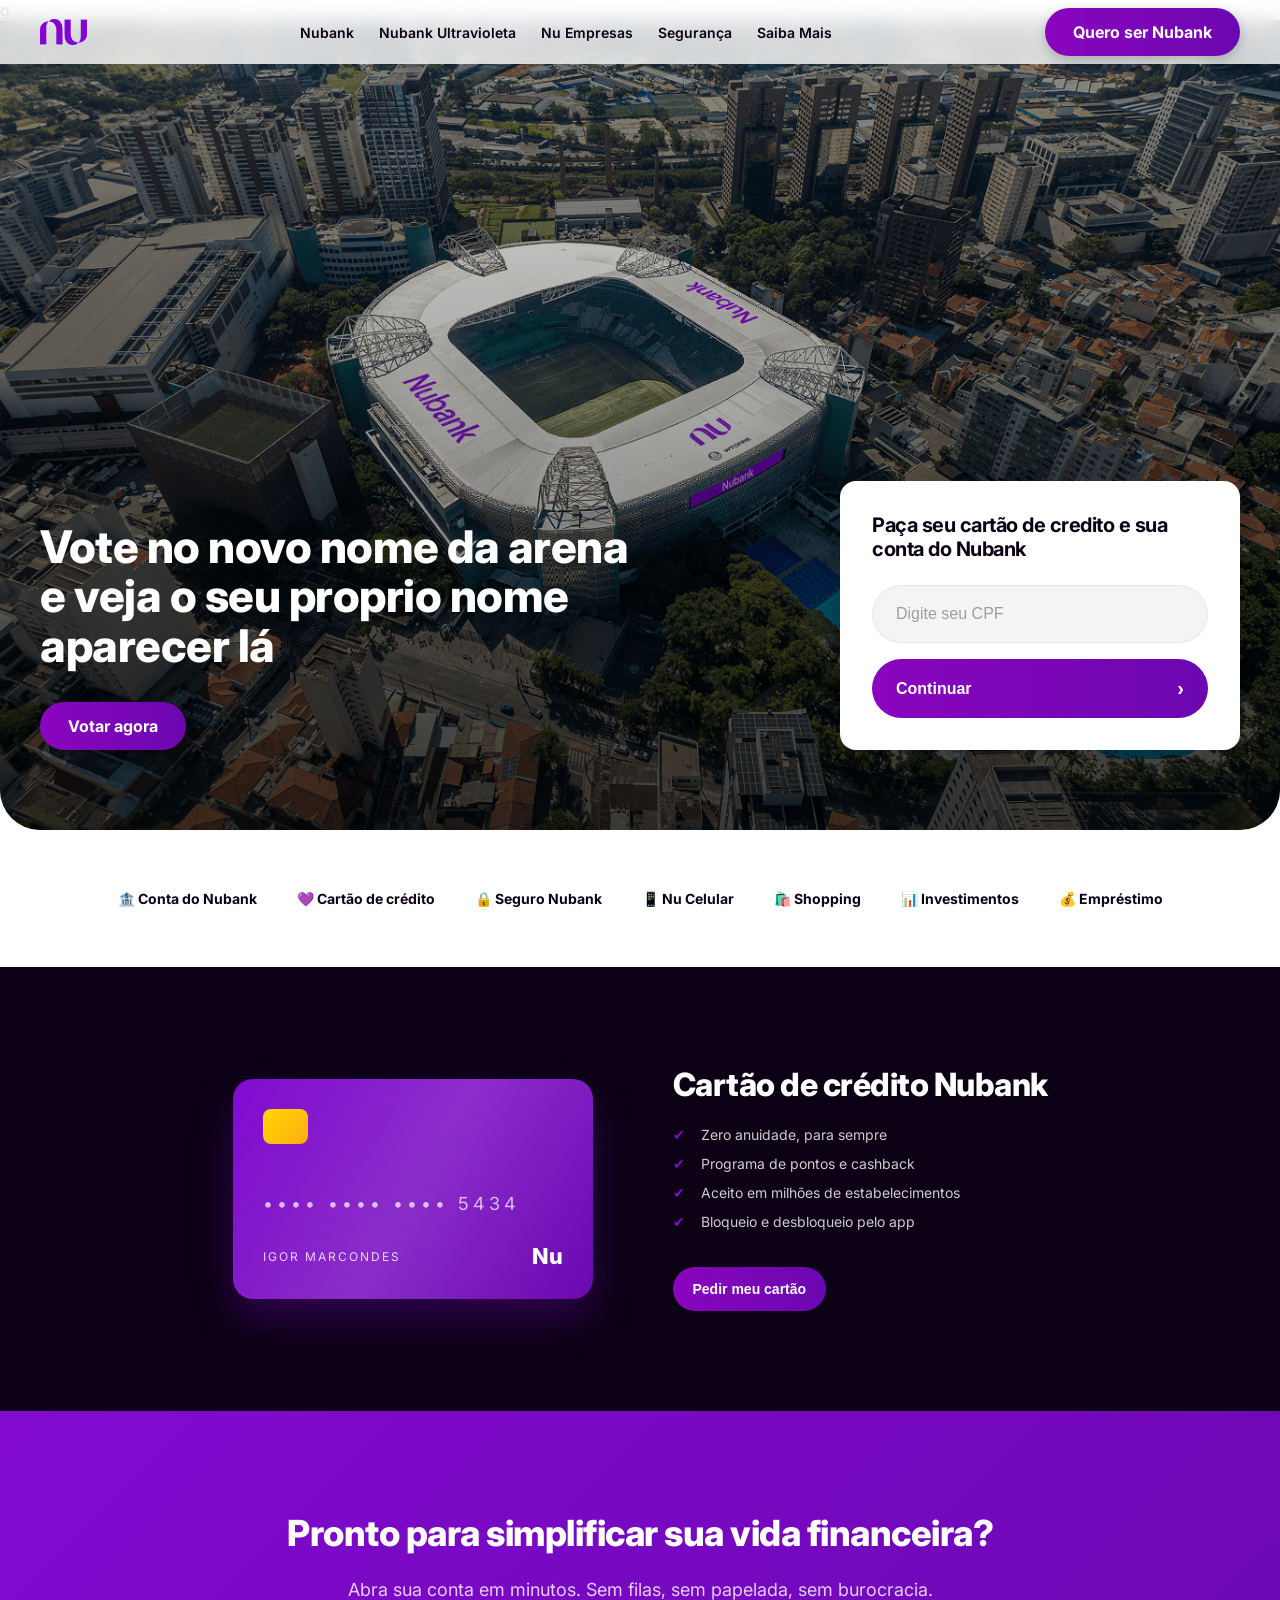
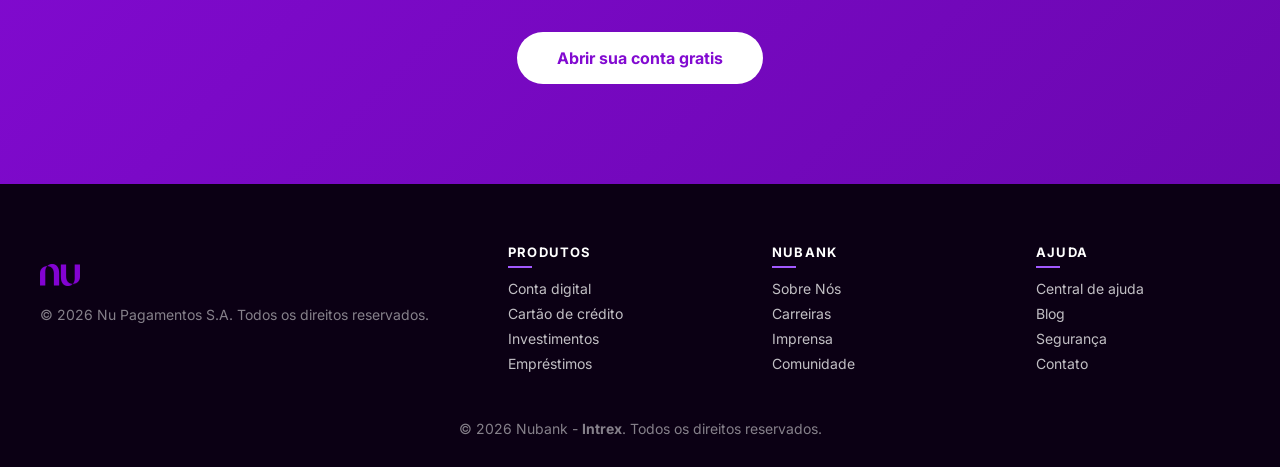
<file: projetos/projeto-nubank/index.html>
g<!DOCTYPE html>
<html lang="pt-br">

<head>
    <meta charset="UTF-8">
    <meta name="viewport" content="width=device-width, initial-scale=1.0">
    <link href="https://fonts.googleapis.com/css2?family=Inter:wght@300;400;500;600;700&display=swap" rel="stylesheet">
    <link rel="stylesheet" href="css/style.css">
    <title>Nubank</title>
</head>

<body>
    <header>
        <img src="img/logo.png" alt="logo nubank" class="logo-img">
        <nav>
            <a href="#">Nubank</a>
            <a href="#">Nubank Ultravioleta</a>
            <a href="#">Nu Empresas</a>
            <a href="#">Segurança</a>
            <a href="#">Saiba Mais</a>
        </nav>
        <a href="#" class="btn-nubank">Quero ser Nubank</a>
    </header>

    <section class="hero">
        <div class="hero-content">
            <div class="hero-text">
                <h1>Vote no novo nome da arena e veja o seu proprio nome aparecer lá</h1>
                <a href="#" class="btn-nubank">Votar agora</a>
            </div>

            <div class="hero-card">
                <h3>Paça seu cartão de credito e sua conta do Nubank</h3>
                <input type="text" placeholder="Digite seu CPF">
                <button class="btn-confirm">Continuar<span class="arrow">›</span></button>
            </div>
        </div>
    </section>

    <section class="services">
        <a href="#">🏦 Conta do Nubank</a>
        <a href="#">💜 Cartão de crédito</a>
        <a href="#">🔒 Seguro Nubank</a>
        <a href="#">📱 Nu Celular</a>
        <a href="#">🛍️ Shopping</a>
        <a href="#">📊 Investimentos</a>
        <a href="#">💰 Empréstimo</a>
    </section>

    <section class="card-section">
        <div class="credit-card">

            <div class="card-chip"></div>

            <div class="card-number">
                •••• •••• •••• 5434
            </div>

            <div class="card-footer">
                <span class="name">IGOR MARCONDES</span>
                <span class="brand">Nu</span>
            </div>

        </div>

        <div class="card-text">
            <h2>Cartão de crédito Nubank</h2>

            <ul>
                <li>Zero anuidade, para sempre</li>
                <li>Programa de pontos e cashback</li>
                <li>Aceito em milhões de estabelecimentos</li>
                <li>Bloqueio e desbloqueio pelo app</li>
            </ul>

            <button class="btn-card">Pedir meu cartão</button>
        </div>
    </section>

    <section class="cta">
        <h2>Pronto para simplificar sua vida financeira?</h2>
        <p>Abra sua conta em minutos. Sem filas, sem papelada, sem burocracia.</p>
        <a class="btn-cta" href="#">Abrir sua conta gratis</a>
    </section>

    <footer>
        <div class="footer-top">
            <div class="footer-child">
                <img src="img/logo.png" alt="logo nubank" class="footer-logo">
                <p>&copy; 2026 Nu Pagamentos S.A. Todos os direitos reservados.</p>
            </div>

            <div class="footer-links">
                <h4>Produtos</h4>
                <a href="#">Conta digital</a>
                <a href="#">Cartão de crédito</a>
                <a href="#">Investimentos</a>
                <a href="#">Empréstimos</a>
            </div>

            <div class="footer-links">
                <h4>Nubank</h4>
                <a href="#">Sobre Nós</a>
                <a href="#">Carreiras</a>
                <a href="#">Imprensa</a>
                <a href="#">Comunidade</a>
            </div>

            <div class="footer-links">
                <h4>Ajuda</h4>
                <a href="#">Central de ajuda</a>
                <a href="#">Blog</a>
                <a href="#">Segurança</a>
                <a href="#">Contato</a>
            </div>
        </div>

        <p class="footer-bottom">&copy; 2026 Nubank - <strong>Intrex</strong>. Todos os direitos reservados.</p>
    </footer>
</body>

</html>
</file>
<file: projetos/projeto-nubank/css/style.css>
/* =========================
   RESET & BASE
========================= */
* {
    margin: 0;
    padding: 0;
    box-sizing: border-box;
}

:root {
    --purple: #820AD1;
    --purple-dark: #6B07B0;
    --white: #FFFFFF;
    --dark: #0B0014;
    --gray-text: #6b6b6b;
}

body {
    font-family: 'Inter', sans-serif;
    color: var(--dark);
}

h1,
h2,
h3 {
    font-weight: 600;
    letter-spacing: -0.5px;
}

p {
    font-weight: 400;
    color: #111;
}

/* =========================
   HEADER
========================= */
header {
    position: fixed;
    top: 0;
    width: 100%;
    height: 64px;
    backdrop-filter: blur(10px);
    display: flex;
    justify-content: space-between;
    align-items: center;
    padding: 0 40px;
    z-index: 99;
    background-color: rgba(255, 255, 255, 0.8);
}

.logo-img {
    height: 26px;
}

header nav {
    display: flex;
    gap: 25px;
}

header nav a {
    color: var(--dark);
    text-decoration: none;
    font-size: 14px;
    font-weight: 600;
    cursor: pointer;
}

header nav a:hover {
    color: var(--purple);
}

/* =========================
   BUTTONS
========================= */
.btn-nubank {
    background: linear-gradient(90deg, #8A05BE, #6B07B0);
    color: var(--white);
    padding: 14px 28px;
    border-radius: 999px;
    text-decoration: none;
    font-size: 16px;
    font-weight: 700;
    display: inline-block;
    box-shadow: 0 4px 12px rgba(0, 0, 0, 0.2);
    transition: all 0.3s ease;
}

.btn-nubank:hover {
    transform: translateY(-2px);
    box-shadow: 0 6px 18px rgba(0, 0, 0, 0.25);
    background: linear-gradient(90deg, #9B0FD1, #7A0BC0);
}

.btn-confirm {
    width: 100%;
    margin-top: 16px;
    padding: 18px 24px;
    border: none;
    border-radius: 999px;
    font-size: 16px;
    font-weight: 700;
    color: var(--white);
    cursor: pointer;
    background: linear-gradient(90deg, #8A05BE, #6B07B0);
    display: flex;
    align-items: center;
    justify-content: space-between;
    transition: all 0.3s ease;
}

.btn-confirm:hover {
    transform: translateY(-2px);
    background: linear-gradient(90deg, #9B0FD1, #7A0BC0);
}

.btn-card {
    margin-top: 25px;
    background: linear-gradient(90deg, #8A05BE, #6B07B0);
    border: none;
    border-radius: 999px;
    padding: 14px 20px;
    color: white;
    font-weight: 700;
    font-size: 14px;
    cursor: pointer;
    transition: 0.3s;
}

.btn-card:hover {
    transform: translateY(-2px);
    background: linear-gradient(90deg, #9B0FD1, #7A0BC0);
}

.cta .btn-cta {
    display: inline-block;
    background-color: var(--white);
    color: var(--purple);
    padding: 16px 40px;
    border-radius: 40px;
    font-size: 16px;
    font-weight: 700;
    text-decoration: none;
    transition: all 0.5s ease;
    cursor: pointer;
}

.cta .btn-cta:hover {
    transform: translateY(-3px);
    box-shadow: 0 8px 15px rgba(255, 255, 255, 0.3);
}

/* =========================
   HERO
========================= */
.hero {
    min-height: 90vh;
    background: url(../img/fundo.png) center 85%/ cover no-repeat;
    padding: 0 40px 80px;
    display: flex;
    align-items: flex-end;
    overflow: hidden;
    position: relative;
    border-radius: 0 0 40px 40px;
}

.hero::before {
    content: '';
    position: absolute;
    inset: 0;
    border-radius: inherit;
    background: linear-gradient(to bottom, rgba(0, 0, 0, 0.1), rgba(0, 0, 0, 0.6));
}

.hero-content {
    max-width: 1200px;
    width: 100%;
    margin: 0 auto;
    display: flex;
    align-items: flex-end;
    justify-content: space-between;
    gap: 48px;
    position: relative;
    z-index: 1;
}

.hero-text {
    max-width: 600px;
}

.hero-text h1 {
    color: var(--white);
    font-size: clamp(28px, 5vw, 45px);
    font-size: 45px;
    font-weight: 800;
    line-height: 1.1;
    margin-bottom: 32px;
}

/* HERO CARD */
.hero-card {
    background-color: var(--white);
    border-radius: 16px;
    padding: 32px;
    box-shadow: 0 4px 20px rgba(0, 0, 0, 0.1);
    max-width: 400px;
}

.hero-card h3 {
    font-size: 20px;
    font-weight: 700;
    margin-bottom: 24px;
}

.hero-card label {
    display: block;
    font-size: 14px;
    color: var(--gray-text);
    margin-bottom: 8px;
}

.hero-card input {
    width: 100%;
    padding: 20px 24px;
    border: none;
    border-radius: 999px;
    background-color: #f4f4f5;
    font-size: 16px;
    font-weight: 500;
    color: #333;
    outline: none;
    box-shadow: inset 0 0 0 1px rgba(0, 0, 0, 0.05);
    transition: all 0.2s ease;
}

.hero-card input::placeholder {
    color: #9e9e9e;
    font-weight: 500;
}

.hero-card input:focus {
    box-shadow: 0 0 0 2px rgba(130, 10, 209, 0.2);
    background-color: #fff;
}

.arrow {
    font-size: 20px;
}

/* =========================
   SERVICES
========================= */
.services {
    padding: 60px 40px;
    display: flex;
    justify-content: center;
    gap: 40px;
    max-width: 1200px;
    margin: 0 auto;
}

.services a {
    display: flex;
    gap: 8px;
    align-items: center;
    text-decoration: none;
    color: var(--dark);
    font-size: 14px;
    font-weight: 700;
}

.services a span {
    display: inline-flex;
    align-items: center;
}

.services a:hover {
    color: var(--purple);
}

/* =========================
   CARD SECTION
========================= */
.card-section {
    background-color: var(--dark);
    padding: 100px 40px;
    display: flex;
    align-items: center;
    justify-content: center;
    gap: 80px;
}

/* CREDIT CARD */
.credit-card {
    width: 360px;
    height: 220px;
    border-radius: 20px;
    background: linear-gradient(135deg, var(--purple), var(--purple-dark));
    color: var(--white);
    padding: 30px;
    box-shadow: 0 20px 40px rgba(130, 10, 209, 0.3);
    display: flex;
    flex-direction: column;
    justify-content: space-between;
    position: relative;
    overflow: hidden;
}

.credit-card::after {
    content: '';
    position: absolute;
    inset: 0;
    border-radius: 20px;
    background: linear-gradient(120deg, transparent, rgba(255, 255, 255, 0.15), transparent);
}

.card-chip {
    background: linear-gradient(135deg, #FFD700, #FFA500);
    height: 35px;
    width: 45px;
    border-radius: 8px;
    margin-bottom: 20px;
}

.card-number {
    color: rgba(255, 255, 255, 0.7);
    font-size: 18px;
    letter-spacing: 4px;
}

.card-info span {
    color: rgba(255, 255, 255, 0.7);
    font-size: 14px;
    text-transform: uppercase;
    letter-spacing: 2px;
}

.card-footer {
    display: flex;
    justify-content: space-between;
    align-items: center;
}

.name {
    font-size: 12px;
    letter-spacing: 2px;
    text-transform: uppercase;
    color: rgba(255, 255, 255, 0.8);
}

.brand {
    font-size: 22px;
    font-weight: 800;
}

/* CARD TEXT */
.card-text {
    max-width: 480px;
}

.card-text h2 {
    color: var(--white);
    font-size: 32px;
    font-weight: 800;
    line-height: 1.1;
    margin-bottom: 24px;
}

.card-text p {
    color: rgba(255, 255, 255, 0.7);
    font-size: 16px;
    line-height: 1.7;
}

.card-text ul {
    list-style: none;
    padding: 0;
    margin: 0;
}

.card-text ul li {
    position: relative;
    padding-left: 28px;
    margin-bottom: 12px;
    font-size: 14px;
    color: rgba(255, 255, 255, 0.8);
}

.card-text ul li::before {
    content: "✔";
    position: absolute;
    left: 0;
    top: 0;
    color: var(--purple);
    font-size: 14px;
}

/* =========================
   CTA
========================= */
.cta {
    padding: 100px 40px;
    background: linear-gradient(135deg, var(--purple), var(--purple-dark));
    text-align: center;
}

.cta h2 {
    color: var(--white);
    font-size: 36px;
    font-weight: 800;
    margin-bottom: 24px;
}

.cta p {
    color: rgba(255, 255, 255, 0.8);
    font-size: 18px;
    margin-bottom: 32px;
}

/* =========================
   FOOTER
========================= */
footer {
    background-color: var(--dark);
    padding: 60px 40px 30px;
}

.footer-top {
    max-width: 1200px;
    margin: 0 auto 40px;
    display: flex;
    gap: 60px;
}

.footer-logo {
    height: 22px;
    margin: 20px 0;
}

.footer-top h4 {
    color: var(--white);
    font-size: 13px;
    font-weight: 700;
    text-transform: uppercase;
    letter-spacing: 1.2px;
    margin-bottom: 12px;
}

.footer-top h4::after {
    content: "";
    display: block;
    width: 24px;
    height: 2px;
    background: #a259ff;
    margin-top: 6px;
}

.footer-top a {
    display: block;
    color: rgba(255, 255, 255, 0.75);
    text-decoration: none;
    font-size: 14px;
    margin-bottom: 8px;
    transition: all 0.3s ease;
}

.footer-top a:hover {
    color: #a259ff;
    transform: translateX(4px);
}

.footer-links {
    flex: 1;
}

.footer-child {
    flex: 2;
}

.footer-child p {
    color: rgba(255, 255, 255, 0.5);
    font-size: 14px;
    margin-bottom: 20px;
}

.footer-bottom {
    text-align: center;
    color: rgba(255, 255, 255, 0.5);
    font-size: 14px;
}

/* =========================
   RESPONSIVO
========================= */

/* TABLET */
@media (max-width: 992px) {

    header {
        padding: 0 20px;
    }

    .hero-content {
        flex-direction: column;
        align-items: flex-start;
    }

    .hero-text h1 {
        font-size: 36px;
    }

    .services {
        flex-wrap: wrap;
        gap: 20px;
    }

    .card-section {
        flex-direction: column;
        gap: 40px;
        text-align: center;
    }

    .footer-top {
        flex-wrap: wrap;
        gap: 30px;
    }
}

/* MOBILE */
@media (max-width: 600px) {

    header {
        padding: 0 16px;
    }

    header nav {
        display: none;
        /* depois pode virar menu hamburguer */
    }

    .hero {
        padding: 0 20px 60px;
    }

    .hero-text h1 {
        font-size: 28px;
    }

    .hero-card {
        max-width: 100%;
        padding: 24px;
    }

    .services {
        padding: 40px 20px;
        flex-direction: column;
        align-items: flex-start;
    }

    .card-section {
        padding: 60px 20px;
    }

    .credit-card {
        width: 100%;
        max-width: 320px;
    }

    .cta {
        padding: 60px 20px;
    }

    .cta h2 {
        font-size: 26px;
    }

    .cta p {
        font-size: 16px;
    }

    footer {
        padding: 40px 20px;
    }

    .footer-top {
        flex-direction: column;
    }
}
</file>
